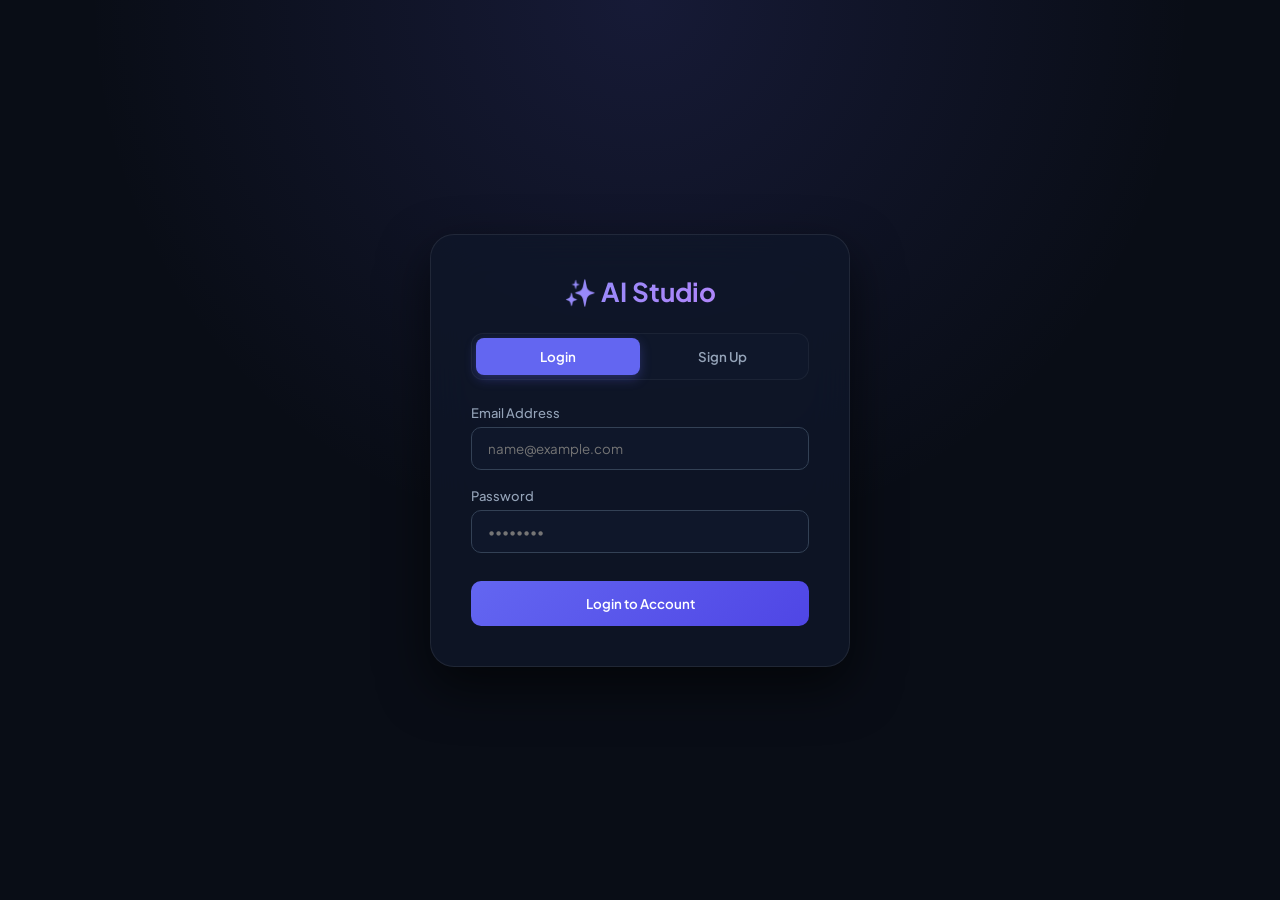
<file: index.html>
<!DOCTYPE html>
<html lang="en">
<head>
    <meta charset="UTF-8">
    <meta name="viewport" content="width=device-width, initial-scale=1.0">
    <title>AI Studio - Authentication</title>
    <link rel="stylesheet" href="style.css">
</head>
<body>
    <div class="auth-card">
        <div class="brand-logo">✨ AI Studio</div>
        
        <!-- Toggle Tabs -->
        <div class="tab-container">
            <button id="loginTabBtn" class="tab-btn active" type="button" onclick="switchTab('login')">Login</button>
            <button id="signupTabBtn" class="tab-btn" type="button" onclick="switchTab('signup')">Sign Up</button>
        </div>

        <!-- LOGIN FORM -->
        <form id="loginForm" class="auth-form">
            <div class="input-group">
                <label>Email Address</label>
                <input type="email" id="loginEmail" placeholder="name@example.com" required>
            </div>
            <div class="input-group">
                <label>Password</label>
                <input type="password" id="loginPassword" placeholder="••••••••" required>
            </div>
            <button type="submit" class="primary-btn">Login to Account</button>
        </form>

        <!-- SIGNUP FORM -->
        <form id="signupForm" class="auth-form hidden">
            <div class="input-group">
                <label>Full Name</label>
                <input type="text" id="signupName" placeholder="Ali" required>
            </div>
            <div class="input-group">
                <label>Email Address</label>
                <input type="email" id="signupEmail" placeholder="name@example.com" required>
            </div>
            <div class="input-group">
                <label>Password</label>
                <input type="password" id="signupPassword" placeholder="••••••••" required>
            </div>
            <button type="submit" class="primary-btn">Create Account</button>
        </form>
    </div>

    <script src="script.js"></script>
</body>
                  </html>
</file>
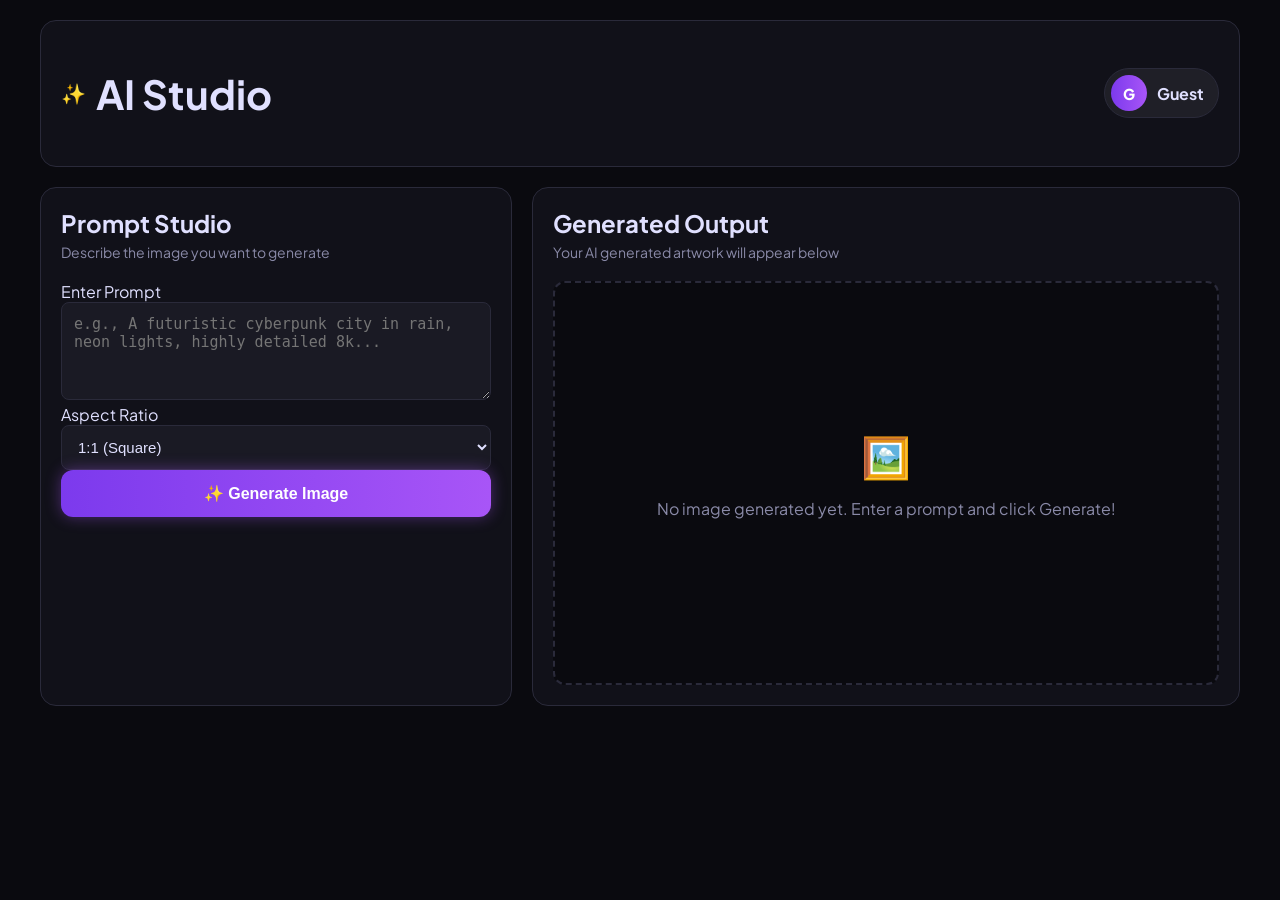
<file: gen.html>
<!DOCTYPE html>
<html lang="en">
<head>
    <meta charset="UTF-8">
    <meta name="viewport" content="width=device-width, initial-scale=1.0">
    <title>AI Studio - Image Generator</title>
    <link rel="stylesheet" href="gen.css">
    <link href="https://fonts.googleapis.com/css2?family=Plus+Jakarta+Sans:wght@400;500;600;700;800&display=swap" rel="stylesheet">
</head>
<body>
    <div class="generator-container">
        <header class="top-nav glass-card">
            <div class="brand">
                <span class="logo-icon">✨</span>
                <h1>AI Studio</h1>
            </div>
            <div class="nav-actions">
                <a href="set.html" class="profile-btn">
                    <div id="userAvatarLetter" class="avatar-circle">A</div>
                    <span id="displayProfileName">Guest</span>
                </a>
            </div>
        </header>

        <main class="workspace">
            <section class="control-panel glass-card">
                <div class="panel-header">
                    <h2>Prompt Studio</h2>
                    <p>Describe the image you want to generate</p>
                </div>
                <div class="input-group">
                    <label for="imagePrompt">Enter Prompt</label>
                    <textarea id="imagePrompt" class="form-textarea" placeholder="e.g., A futuristic cyberpunk city in rain, neon lights, highly detailed 8k..." rows="4"></textarea>
                </div>
                <div class="input-group">
                    <label for="aspectRatio">Aspect Ratio</label>
                    <select id="aspectRatio" class="custom-select">
                        <option value="1:1">1:1 (Square)</option>
                        <option value="16:9">16:9 (Landscape)</option>
                        <option value="9:16">9:16 (Portrait)</option>
                        <option value="4:3">4:3 (Standard)</option>
                    </select>
                </div>
                <button id="generateBtn" class="btn-glow btn-full">✨ Generate Image</button>
            </section>

            <section class="preview-panel glass-card">
                <div class="panel-header">
                    <h2>Generated Output</h2>
                    <p>Your AI generated artwork will appear below</p>
                </div>
                <div id="imageDisplayArea" class="display-box">
                    <div id="loader" class="loader hidden"></div>
                    <div id="placeholderText" class="placeholder">
                        <span class="placeholder-icon">🖼️</span>
                        <p>No image generated yet. Enter a prompt and click Generate!</p>
                    </div>
                    <img id="generatedImage" class="result-image hidden" alt="Generated Artwork">
                </div>
                <div id="imageActions" class="image-actions hidden">
                    <a id="downloadImageBtn" class="btn-glow btn-full" download="ai-image.png">📥 Download Image</a>
                </div>
            </section>
        </main>
    </div>

    <script src="gen.js?v=2"></script>
</body>
</html>
</file>
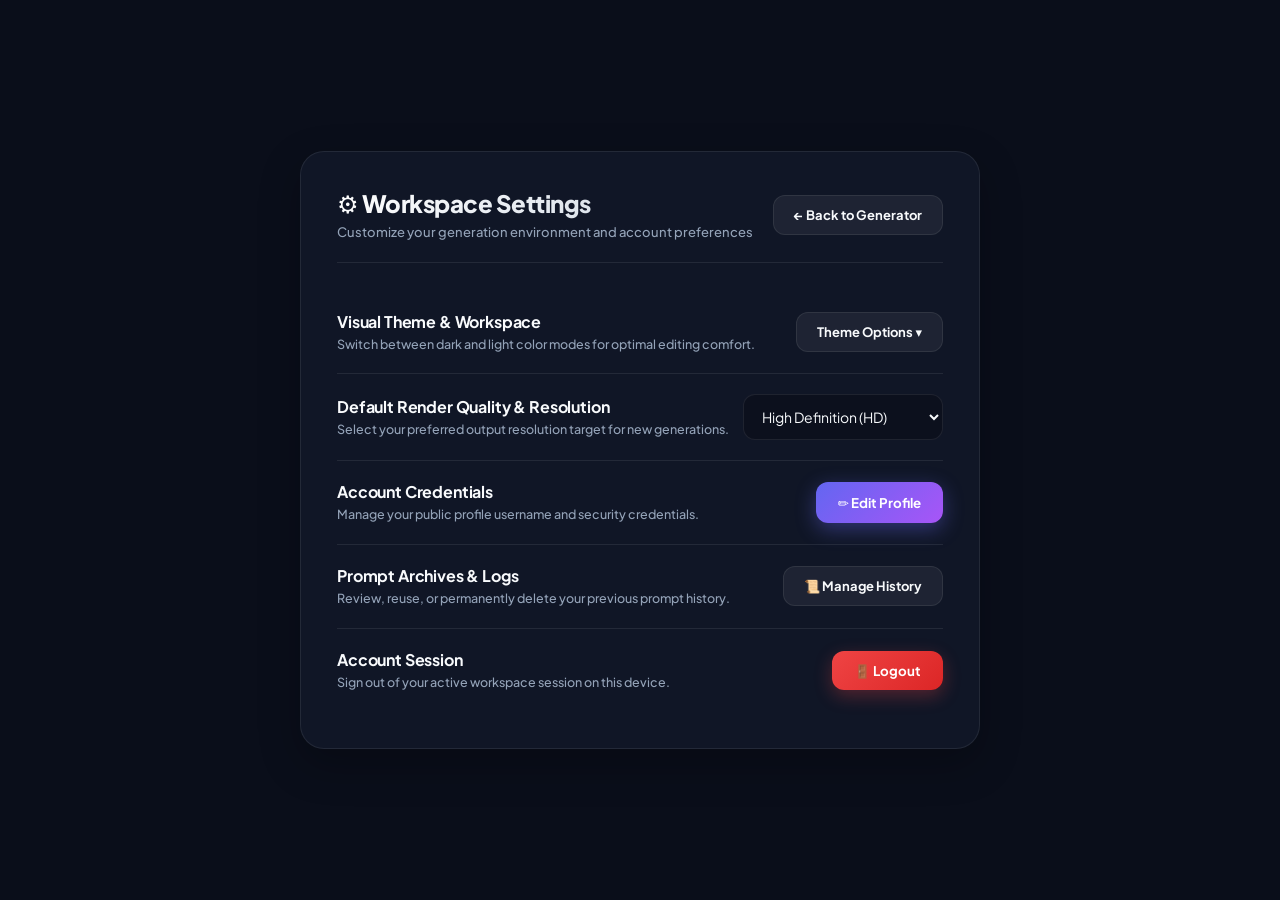
<file: set.html>
<!DOCTYPE html>
<html lang="en">
<head>
    <meta charset="UTF-8">
    <meta name="viewport" content="width=device-width, initial-scale=1.0">
    <title>AI Studio - VIP Settings</title>
    <link rel="stylesheet" href="set.css">
    <link href="https://fonts.googleapis.com/css2?family=Plus+Jakarta+Sans:wght@400;500;600;700;800&display=swap" rel="stylesheet">
</head>
<body>
    <div class="settings-container">
        <!-- Main Settings Card -->
        <div id="settingsMainCard" class="settings-card glass-card">
            <div class="settings-header">
                
                <div>
                    <h2 class="settings-title">⚙️ Workspace Settings</h2>
                    <p class="settings-subtitle">Customize your generation environment and account preferences</p>
                </div>
                <a href="gen.html" class="btn-secondary">← Back to Generator</a>
            </div>

            <!-- Theme Setting -->
            <div class="setting-item">
                <div class="setting-row-header">
                    <div class="setting-info">
                        <h3>Visual Theme & Workspace</h3>
                        <p>Switch between dark and light color modes for optimal editing comfort.</p>
                    </div>
                    <button id="toggleAppearanceBtn" class="btn-secondary">Theme Options ▾</button>
                </div>
                <div id="themeOptionsContainer" class="theme-options-wrapper hidden-expand">
                    <button id="setDarkTheme" class="theme-card-btn">🌙 Dark Mode</button>
                    <button id="setLightTheme" class="theme-card-btn">☀️ Light Mode</button>
                </div>
            </div>

            <!-- Quality & Resolution Setting -->
            <div class="setting-item">
                <div class="setting-row-header">
                    <div class="setting-info">
                        <h3>Default Render Quality & Resolution</h3>
                        <p>Select your preferred output resolution target for new generations.</p>
                    </div>
                    <select id="settingQualitySelect" class="custom-select">
                        <option value="SD">Standard (Fast Render)</option>
                        <option value="HD" selected>High Definition (HD)</option>
                        <option value="4K">Ultra HD (4K Quality)</option>
                    </select>
                </div>
            </div>

            <!-- Profile Editing -->
            <div class="setting-item">
                <div class="setting-row-header">
                    <div class="setting-info">
                        <h3>Account Credentials</h3>
                        <p>Manage your public profile username and security credentials.</p>
                    </div>
                    <button id="openPersonalizationBtn" class="btn-glow">✏️ Edit Profile</button>
                </div>
            </div>

            <!-- History Setting -->
            <div class="setting-item">
                <div class="setting-row-header">
                    <div class="setting-info">
                        <h3>Prompt Archives & Logs</h3>
                        <p>Review, reuse, or permanently delete your previous prompt history.</p>
                    </div>
                    <button id="openSettingsHistoryBtn" class="btn-secondary">📜 Manage History</button>
                </div>
            </div>

            <!-- Logout Section -->
            <div class="setting-item">
                <div class="setting-row-header">
                    <div class="setting-info">
                        <h3>Account Session</h3>
                        <p>Sign out of your active workspace session on this device.</p>
                    </div>
                    <button id="logoutBtn" class="btn-danger">🚪 Logout</button>
                </div>
            </div>
        </div>

        <!-- Edit Profile View -->
        <div id="personalizationCard" class="settings-card glass-card hidden-view">
            <div class="settings-header">
                <div>
                    <h2 class="settings-title">👤 Profile Management</h2>
                    <p class="settings-subtitle">Update your personal account credentials and security details</p>
                </div>
                <button id="backToSettingsBtn" class="btn-secondary">← Back</button>
            </div>
            <form id="personalizationForm">
                <div class="input-field">
                    <label>Display Name</label>
                    <input type="text" id="updateUsername" class="form-input" placeholder="e.g. Alex Studio" required>
                </div>
                <div class="input-field">
                    <label>New Security Password</label>
                    <input type="password" id="updatePassword" class="form-input" placeholder="••••••••">
                </div>
                <div class="input-field">
                    <label>Confirm Password</label>
                    <input type="password" id="rewritePassword" class="form-input" placeholder="••••••••">
                </div>
                <button type="submit" class="btn-glow" style="width: 100%; margin-top: 10px;">💾 Save Profile Changes</button>
            </form>
        </div>
    </div>

    <!-- History Modal -->
    <div id="historyModal" class="modal-overlay hidden">
        <div class="modal-card glass-card" style="padding:28px;">
            <div class="settings-header">
                <div>
                    <h3 style="font-size: 18px; font-weight: 700;">📜 Stored Prompt History</h3>
                    <p style="font-size: 12px; color: var(--text-secondary); margin-top: 2px;">Your previously executed generation logs</p>
                </div>
                <button id="closeHistoryModal" class="close-btn">✕</button>
            </div>
            <div id="quickHistoryList"></div>
            <div style="margin-top:20px; text-align:right;">
                <button id="clearHistoryModalBtn" class="btn-danger">🗑️ Clear All Logs</button>
            </div>
        </div>
    </div>

    <script src="set.js"></script>
</body>
  </html>
</file>
<file: style.css>
@import url('https://fonts.googleapis.com/css2?family=Plus+Jakarta+Sans:wght@400;500;600;700&display=swap');

* {
    margin: 0;
    padding: 0;
    box-sizing: border-box;
    font-family: 'Plus Jakarta Sans', sans-serif;
}

body {
    background: #090d16;
    background-image: radial-gradient(circle at 50% 0%, rgba(99, 102, 241, 0.15), transparent 50%);
    min-height: 100vh;
    display: flex;
    justify-content: center;
    align-items: center;
    color: #f8fafc;
}

.auth-card {
    background: rgba(15, 23, 42, 0.75);
    backdrop-filter: blur(20px);
    border: 1px solid rgba(255, 255, 255, 0.08);
    border-radius: 24px;
    padding: 40px;
    width: 100%;
    max-width: 420px;
    box-shadow: 0 20px 50px rgba(0, 0, 0, 0.6);
}

.brand-logo {
    font-size: 26px;
    font-weight: 700;
    text-align: center;
    background: linear-gradient(135deg, #818cf8, #c084fc);
    -webkit-background-clip: text;
    -webkit-text-fill-color: transparent;
    margin-bottom: 25px;
}

.tab-container {
    display: flex;
    background: #0f172a;
    padding: 4px;
    border-radius: 12px;
    margin-bottom: 25px;
    border: 1px solid rgba(255, 255, 255, 0.05);
}

.tab-btn {
    flex: 1;
    padding: 10px;
    border: none;
    background: transparent;
    color: #94a3b8;
    font-weight: 600;
    border-radius: 8px;
    cursor: pointer;
    transition: 0.3s;
}

.tab-btn.active {
    background: #6366f1;
    color: #ffffff;
    box-shadow: 0 4px 12px rgba(99, 102, 241, 0.3);
}

.auth-form {
    display: flex;
    flex-direction: column;
    gap: 18px;
}

.auth-form.hidden {
    display: none;
}

.input-group {
    display: flex;
    flex-direction: column;
    gap: 6px;
}

.input-group label {
    font-size: 13px;
    color: #94a3b8;
    font-weight: 500;
}

.input-group input {
    background: #0f172a;
    border: 1px solid #334155;
    padding: 12px 16px;
    border-radius: 10px;
    color: #fff;
    outline: none;
    transition: 0.2s;
}

.input-group input:focus {
    border-color: #818cf8;
    box-shadow: 0 0 0 3px rgba(129, 140, 248, 0.15);
}

.primary-btn {
    background: linear-gradient(135deg, #6366f1, #4f46e5);
    color: #fff;
    border: none;
    padding: 14px;
    border-radius: 10px;
    font-weight: 600;
    cursor: pointer;
    margin-top: 10px;
    transition: 0.3s;
}

.primary-btn:hover {
    transform: translateY(-2px);
    box-shadow: 0 8px 20px rgba(99, 102, 241, 0.4);
  }
</file>
<file: gen.css>
:root {
    --bg: #0a0a0f;
    --card-bg: #111119;
    --border-color: #2a2a3a;
    --text-primary: #e0e0ff;
    --text-secondary: #8a8aa8;
    --accent-gradient: linear-gradient(90deg, #7c3aed, #a855f7);
    --accent-glow: rgba(168, 85, 247, 0.4);
}
body { background: var(--bg); color: var(--text-primary); font-family: 'Plus Jakarta Sans', sans-serif; margin: 0; }
.glass-card { background: var(--card-bg); border: 1px solid var(--border-color); border-radius: 16px; padding: 20px; }
.generator-container { max-width: 1200px; margin: 0 auto; padding: 20px; }
.top-nav { display: flex; justify-content: space-between; align-items: center; margin-bottom: 20px; }
.brand { display: flex; align-items: center; gap: 10px; font-size: 20px; font-weight: 800; }
.workspace { display: grid; grid-template-columns: 1fr 1.5fr; gap: 20px; }
.panel-header h2 { margin: 0 0 5px 0; }
.panel-header p { margin: 0 0 20px 0; color: var(--text-secondary); font-size: 14px; }
.form-textarea,.custom-select { width: 100%; padding: 12px; background: #1a1a24; border: 1px solid var(--border-color); border-radius: 8px; color: var(--text-primary); font-size: 15px; box-sizing: border-box; }
.btn-glow { background: var(--accent-gradient); color: white; border: none; padding: 14px; border-radius: 12px; font-weight: 700; font-size: 16px; cursor: pointer; box-shadow: 0 0 15px var(--accent-glow); }
.btn-full { width: 100%; }
.profile-btn { display: flex; align-items: center; gap: 10px; background: rgba(255,255,255,0.06); padding: 6px 14px 6px 6px; border-radius: 50px; border: 1px solid var(--border-color); text-decoration: none; color: var(--text-primary); font-weight: 700; }
.avatar-circle { width: 36px; height: 36px; background: var(--accent-gradient); color: #fff; border-radius: 50%; display: flex; align-items: center; justify-content: center; font-weight: 800; font-size: 15px; }
.display-box { min-height: 400px; display: flex; align-items: center; justify-content: center; background: #0a0a0f; border: 2px dashed var(--border-color); border-radius: 12px; }
.placeholder { text-align: center; color: var(--text-secondary); }
.placeholder-icon { font-size: 40px; }
.loader { width: 50px; height: 50px; border: 5px solid rgba(255,255,255,0.2); border-top-color: #a855f7; border-radius: 50%; animation: spin 1s linear infinite; }
@keyframes spin { to { transform: rotate(360deg); } }
.hidden { display: none!important; }
.result-image { max-width: 100%; border-radius: 12px; }

/* Mobile Responsive - 1 Column */
@media (max-width: 900px) {
  .workspace { grid-template-columns: 1fr; }
              }
</file>
<file: set.css>
:root {
    --bg-primary: #0a0e1a;
    --bg-card: rgba(19, 26, 43, 0.75);
    --bg-input: rgba(10, 14, 26, 0.6);
    --text-primary: #f8fafc;
    --text-secondary: #94a3b8;
    --border-color: rgba(255, 255, 255, 0.08);
    --accent-color: #6366f1;
    --accent-gradient: linear-gradient(135deg, #6366f1 0%, #a855f7 100%);
    --accent-glow: rgba(99, 102, 241, 0.4);
    --hover-glow: rgba(168, 85, 247, 0.35);
}

[data-theme="light"] {
    --bg-primary: #f1f5f9;
    --bg-card: rgba(255, 255, 255, 0.85);
    --bg-input: rgba(241, 245, 249, 0.8);
    --text-primary: #0f172a;
    --text-secondary: #64748b;
    --border-color: rgba(0, 0, 0, 0.08);
    --accent-color: #4f46e5;
    --accent-gradient: linear-gradient(135deg, #4f46e5 0%, #9333ea 100%);
    --accent-glow: rgba(79, 70, 229, 0.25);
    --hover-glow: rgba(147, 51, 234, 0.2);
}

* {
    
    box-sizing: border-box;
    margin: 0;
    padding: 0;
    font-family: 'Plus Jakarta Sans', system-ui, sans-serif;
}

body {
    background-color: var(--bg-primary);
    color: var(--text-primary);
    min-height: 100vh;
    display: flex;
    justify-content: center;
    align-items: center;
    padding: 24px;
}

.settings-container {
    width: 100%;
    max-width: 680px;
}

.glass-card {
    background: var(--bg-card);
    backdrop-filter: blur(20px);
    border: 1px solid var(--border-color);
    border-radius: 24px;
    padding: 36px;
    box-shadow: 0 15px 40px rgba(0, 0, 0, 0.25);
}

.settings-header {
    display: flex;
    align-items: center;
    justify-content: space-between;
    margin-bottom: 28px;
    padding-bottom: 20px;
    border-bottom: 1px solid var(--border-color);
}

.settings-title {
    font-size: 24px;
    font-weight: 800;
    letter-spacing: -0.02em;
    background: linear-gradient(135deg, #ffffff 0%, #cbd5e1 100%);
    -webkit-background-clip: text;
    -webkit-text-fill-color: transparent;
}

[data-theme="light"] .settings-title {
    background: linear-gradient(135deg, #0f172a 0%, #334155 100%);
    -webkit-background-clip: text;
    -webkit-text-fill-color: transparent;
}

.settings-subtitle {
    font-size: 13px;
    color: var(--text-secondary);
    margin-top: 4px;
    font-weight: 500;
    line-height: 1.4;
}

.setting-item {
    display: flex;
    flex-direction: column;
    gap: 14px;
    padding: 20px 0;
    border-bottom: 1px solid var(--border-color);
}

.setting-item:last-child {
    border-bottom: none;
}

.setting-row-header {
    display: flex;
    justify-content: space-between;
    align-items: center;
}

.setting-info h3 {
    font-size: 16px;
    font-weight: 700;
    letter-spacing: -0.01em;
}

.setting-info p {
    font-size: 12.5px;
    color: var(--text-secondary);
    margin-top: 3px;
    line-height: 1.5;
    font-weight: 500;
}

/* Theme Options Wrapper & Glow Buttons */
.theme-options-wrapper {
    display: flex;
    gap: 14px;
    margin-top: 10px;
}

.theme-card-btn {
    flex: 1;
    padding: 14px 20px;
    border-radius: 14px;
    border: 1px solid var(--border-color);
    background: rgba(255, 255, 255, 0.04);
    color: var(--text-primary);
    cursor: pointer;
    font-weight: 700;
    font-size: 14px;
    display: flex;
    align-items: center;
    justify-content: center;
    gap: 8px;
    transition: all 0.3s cubic-bezier(0.4, 0, 0.2, 1);
}

.theme-card-btn:hover {
    background: var(--accent-gradient);
    color: #ffffff;
    border-color: transparent;
    box-shadow: 0 0 20px var(--hover-glow);
    transform: translateY(-2px);
}

/* Glow Primary Buttons */
.btn-glow {
    background: var(--accent-gradient);
    color: #fff;
    font-weight: 700;
    padding: 12px 22px;
    border-radius: 12px;
    border: none;
    cursor: pointer;
    box-shadow: 0 6px 20px var(--accent-glow);
    transition: all 0.3s ease;
    display: inline-flex;
    align-items: center;
    justify-content: center;
    gap: 8px;
}

.btn-glow:hover {
    transform: translateY(-2px);
    box-shadow: 0 10px 28px var(--accent-glow);
}

/* Glow Secondary Buttons (Back, Options, Manage History) */
.btn-secondary {
    background: rgba(255, 255, 255, 0.06);
    border: 1px solid var(--border-color);
    color: var(--text-primary);
    padding: 11px 20px;
    border-radius: 12px;
    cursor: pointer;
    text-decoration: none;
    font-size: 13px;
    font-weight: 700;
    transition: all 0.3s ease;
    display: inline-flex;
    align-items: center;
    gap: 6px;
}

.btn-secondary:hover {
    background: rgba(99, 102, 241, 0.15);
    border-color: var(--accent-color);
    color: #fff;
    box-shadow: 0 0 18px var(--accent-glow);
    transform: translateY(-2px);
}

.custom-select, .form-input {
    background: var(--bg-input);
    color: var(--text-primary);
    border: 1px solid var(--border-color);
    padding: 12px 14px;
    border-radius: 12px;
    outline: none;
    font-size: 14px;
    transition: border 0.2s ease;
}

.custom-select:focus, .form-input:focus {
    border-color: var(--accent-color);
    box-shadow: 0 0 12px var(--accent-glow);
}

.input-field {
    display: flex;
    flex-direction: column;
    gap: 8px;
    margin-bottom: 16px;
}

.input-field label {
    font-size: 13px;
    font-weight: 600;
    color: var(--text-secondary);
}

/* History Modal */
.modal-overlay {
    position: fixed;
    inset: 0;
    background: rgba(0, 0, 0, 0.75);
    backdrop-filter: blur(8px);
    display: flex;
    align-items: center;
    justify-content: center;
    z-index: 1000;
}

.modal-card {
    width: 92%;
    max-width: 680px;
}

.close-btn {
    background: none;
    border: none;
    color: var(--text-primary);
    font-size: 20px;
    cursor: pointer;
    transition: color 0.2s ease;
}

.close-btn:hover {
    color: #ef4444;
}

.btn-danger {
    background: linear-gradient(135deg, #ef4444 0%, #dc2626 100%);
    color: white;
    border: none;
    padding: 11px 22px;
    border-radius: 12px;
    cursor: pointer;
    font-weight: 700;
    box-shadow: 0 6px 18px rgba(239, 68, 68, 0.3);
    transition: all 0.3s ease;
}

.btn-danger:hover {
    transform: translateY(-2px);
    box-shadow: 0 10px 25px rgba(239, 68, 68, 0.45);
}

.hidden-expand, .hidden-view, .hidden { display: none !important; }
</file>
